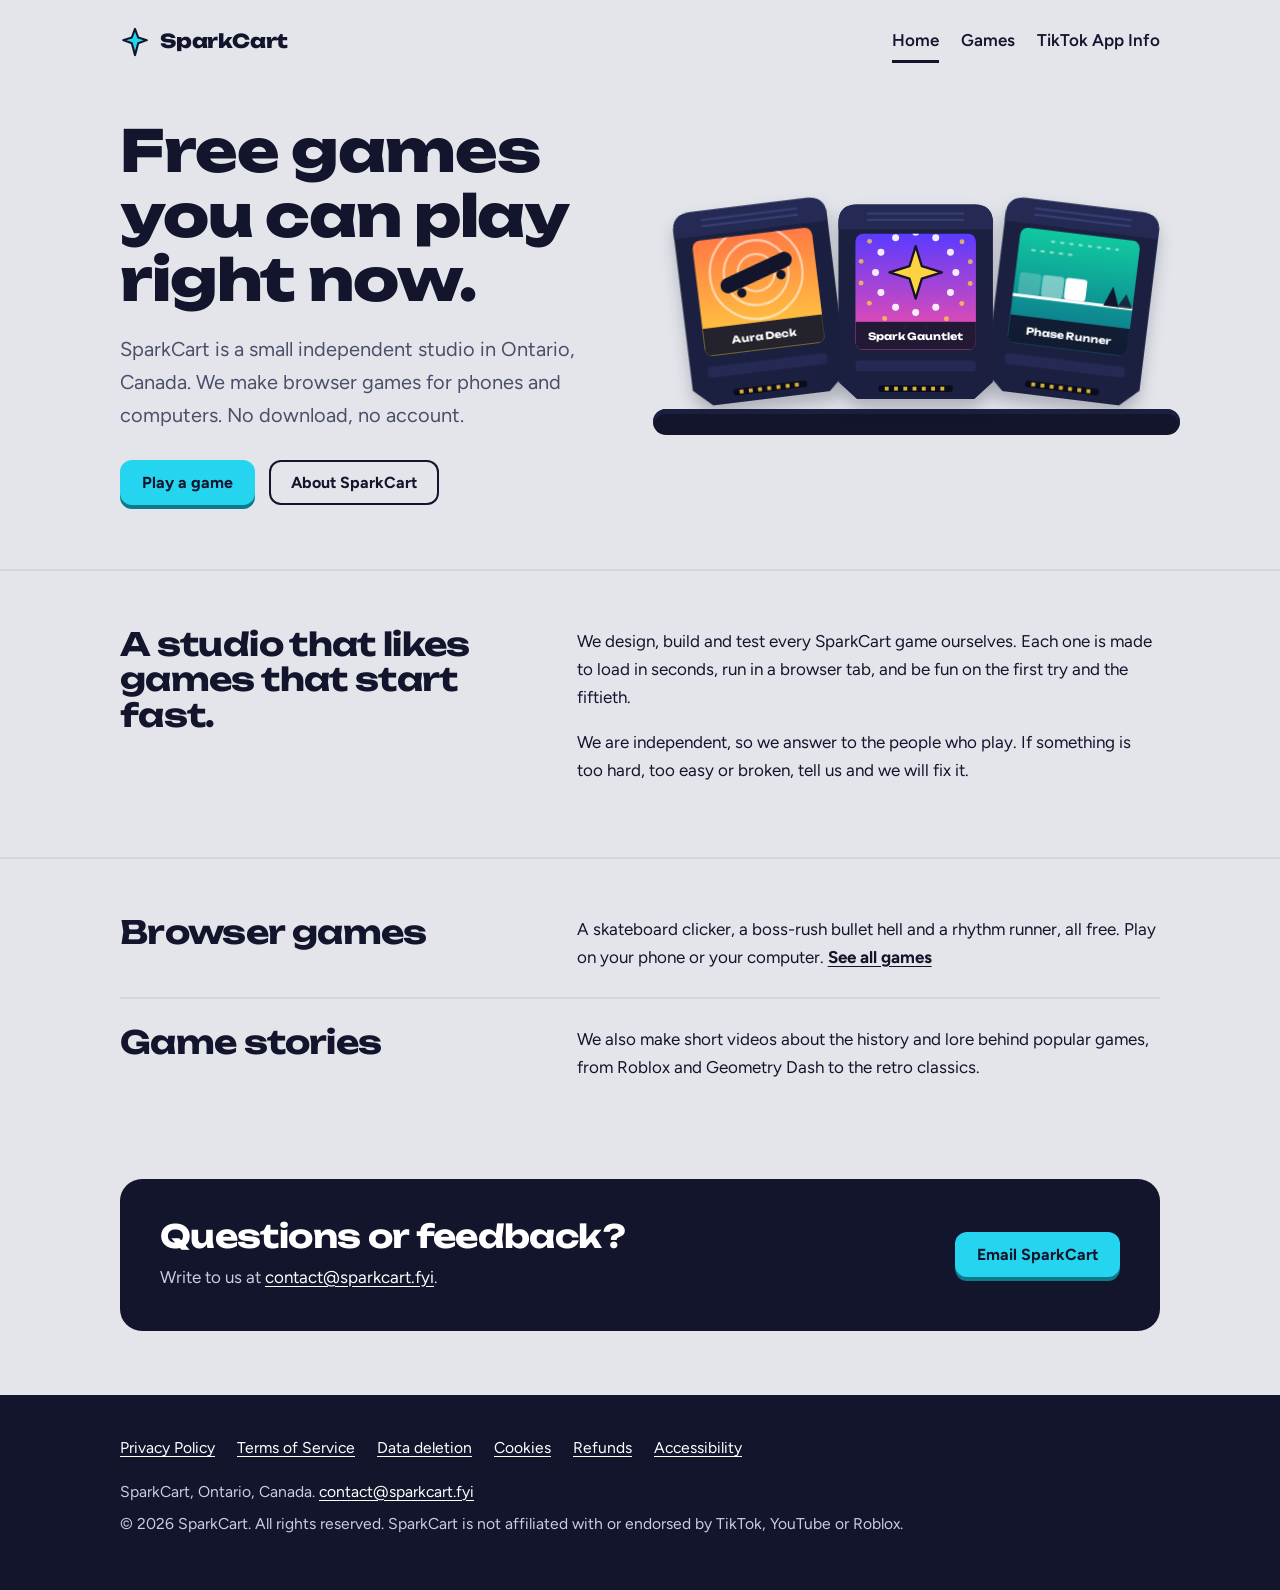
<file: index.html>
<!doctype html>
<html lang="en">
<head>
<meta charset="utf-8">
<meta name="viewport" content="width=device-width, initial-scale=1">
<title>SparkCart | Free browser games</title>
<meta name="description" content="SparkCart is a small independent studio making free browser games and short stories about popular games.">
<meta name="copyright" content="© 2026 SparkCart. All rights reserved.">
<link rel="preload" href="fonts/unbounded-latin-wght-normal.woff2" as="font" type="font/woff2" crossorigin>
<link rel="icon" href="favicon.svg" type="image/svg+xml">
<link rel="stylesheet" href="style.css?v=20261112b">
</head>
<body>
<a class="skip" href="#main">Skip to content</a>
<header class="site-header"><div class="wrap">
  <a class="brand" href="index.html" aria-label="SparkCart home"><svg viewBox="0 0 32 32" aria-hidden="true"><path d="M16 2l3.4 9.2L28.6 14l-9.2 3.4L16 30l-3.4-12.6L3.4 14l9.2-2.8z" fill="#25d5f0" stroke="#12152b" stroke-width="2.2" stroke-linejoin="round"/></svg><span>SparkCart</span></a>
  <nav class="site-nav" aria-label="Main"><a href="index.html" aria-current="page">Home</a><a href="games.html">Games</a><a href="tiktok.html">TikTok App Info</a></nav>
</div></header>
<main id="main">

<section class="hero"><div class="wrap">
  <div>
    <h1>Free games you can play right now.</h1>
    <p class="lead">SparkCart is a small independent studio in Ontario, Canada. We make browser games for phones and computers. No download, no account.</p>
    <div class="cta"><a class="btn spark" href="games.html">Play a game</a><a class="btn ghost" href="#about">About SparkCart</a></div>
  </div>
  <div class="shelf"><div class="row"><a class="cart" href="games.html#aura-deck" style="--r:-7deg;--d:0.05s" aria-label="Go to Aura Deck"><svg viewBox="0 0 240 290" role="img" aria-label="Aura Deck game cartridge">
<defs><linearGradient id="g-haura-deck" x1="0" y1="0" x2="0" y2="1"><stop offset="0" stop-color="#ff7a45"/><stop offset="1" stop-color="#ffd23f"/></linearGradient><clipPath id="c-haura-deck"><rect x="42" y="58" width="156" height="150" rx="10"/></clipPath></defs>
<path d="M20 44Q20 20 44 20H196Q220 20 220 44V250L196 272H44L20 250Z" fill="#1c2040"/>
<path d="M20 44Q20 20 44 20H196Q220 20 220 44V52H20Z" fill="#242a54"/>
<g stroke="#363d73" stroke-width="3" stroke-linecap="round"><line x1="58" y1="32" x2="182" y2="32"/><line x1="58" y1="40" x2="182" y2="40"/></g>
<rect x="42" y="58" width="156" height="150" rx="10" fill="url(#g-haura-deck)"/>
<g clip-path="url(#c-haura-deck)"><g fill="none" stroke="#fff" stroke-opacity=".55" stroke-width="3"><circle cx="120" cy="108" r="24"/><circle cx="120" cy="108" r="42"/><circle cx="120" cy="108" r="60"/></g><g transform="rotate(-18 120 108)"><rect x="70" y="98" width="100" height="20" rx="10" fill="#12152b"/><circle cx="92" cy="124" r="6" fill="#12152b"/><circle cx="148" cy="124" r="6" fill="#12152b"/></g><rect x="42" y="172" width="156" height="36" fill="#12152b" fill-opacity=".92"/></g>
<text x="120" y="195" text-anchor="middle" fill="#fff" font-family="Unbounded,Arial Black,sans-serif" font-weight="700" font-size="13">Aura Deck</text>
<rect x="42" y="222" width="156" height="14" rx="5" fill="#242a54"/><rect x="72" y="254" width="96" height="9" rx="3" fill="#0a0c1c"/>
<g fill="#d9b13b"><rect x="80" y="256" width="5" height="5"/><rect x="92" y="256" width="5" height="5"/><rect x="104" y="256" width="5" height="5"/><rect x="116" y="256" width="5" height="5"/><rect x="128" y="256" width="5" height="5"/><rect x="140" y="256" width="5" height="5"/><rect x="152" y="256" width="5" height="5"/></g>
</svg></a><a class="cart" href="games.html#spark-gauntlet" style="--r:0deg;--d:0.2s" aria-label="Go to Spark Gauntlet"><svg viewBox="0 0 240 290" role="img" aria-label="Spark Gauntlet game cartridge">
<defs><linearGradient id="g-hspark-gauntlet" x1="0" y1="0" x2="0" y2="1"><stop offset="0" stop-color="#5a3bff"/><stop offset="1" stop-color="#ff4fa3"/></linearGradient><clipPath id="c-hspark-gauntlet"><rect x="42" y="58" width="156" height="150" rx="10"/></clipPath></defs>
<path d="M20 44Q20 20 44 20H196Q220 20 220 44V250L196 272H44L20 250Z" fill="#1c2040"/>
<path d="M20 44Q20 20 44 20H196Q220 20 220 44V52H20Z" fill="#242a54"/>
<g stroke="#363d73" stroke-width="3" stroke-linecap="round"><line x1="58" y1="32" x2="182" y2="32"/><line x1="58" y1="40" x2="182" y2="40"/></g>
<rect x="42" y="58" width="156" height="150" rx="10" fill="url(#g-hspark-gauntlet)"/>
<g clip-path="url(#c-hspark-gauntlet)"><circle cx="172.0" cy="108.0" r="4.5" fill="#fff" fill-opacity=".9"/><circle cx="165.0" cy="134.0" r="4.5" fill="#fff" fill-opacity=".9"/><circle cx="146.0" cy="153.0" r="4.5" fill="#fff" fill-opacity=".9"/><circle cx="120.0" cy="160.0" r="4.5" fill="#fff" fill-opacity=".9"/><circle cx="94.0" cy="153.0" r="4.5" fill="#fff" fill-opacity=".9"/><circle cx="75.0" cy="134.0" r="4.5" fill="#fff" fill-opacity=".9"/><circle cx="68.0" cy="108.0" r="4.5" fill="#fff" fill-opacity=".9"/><circle cx="75.0" cy="82.0" r="4.5" fill="#fff" fill-opacity=".9"/><circle cx="94.0" cy="63.0" r="4.5" fill="#fff" fill-opacity=".9"/><circle cx="120.0" cy="56.0" r="4.5" fill="#fff" fill-opacity=".9"/><circle cx="146.0" cy="63.0" r="4.5" fill="#fff" fill-opacity=".9"/><circle cx="165.0" cy="82.0" r="4.5" fill="#fff" fill-opacity=".9"/><circle cx="190.6" cy="122.3" r="3.2" fill="#ffd23f" fill-opacity=".75"/><circle cx="179.7" cy="148.2" r="3.2" fill="#ffd23f" fill-opacity=".75"/><circle cx="159.8" cy="168.0" r="3.2" fill="#ffd23f" fill-opacity=".75"/><circle cx="133.8" cy="178.7" r="3.2" fill="#ffd23f" fill-opacity=".75"/><circle cx="105.7" cy="178.6" r="3.2" fill="#ffd23f" fill-opacity=".75"/><circle cx="79.8" cy="167.7" r="3.2" fill="#ffd23f" fill-opacity=".75"/><circle cx="60.0" cy="147.8" r="3.2" fill="#ffd23f" fill-opacity=".75"/><circle cx="49.3" cy="121.8" r="3.2" fill="#ffd23f" fill-opacity=".75"/><circle cx="49.4" cy="93.7" r="3.2" fill="#ffd23f" fill-opacity=".75"/><circle cx="60.3" cy="67.8" r="3.2" fill="#ffd23f" fill-opacity=".75"/><circle cx="80.2" cy="48.0" r="3.2" fill="#ffd23f" fill-opacity=".75"/><circle cx="106.2" cy="37.3" r="3.2" fill="#ffd23f" fill-opacity=".75"/><circle cx="134.3" cy="37.4" r="3.2" fill="#ffd23f" fill-opacity=".75"/><circle cx="160.2" cy="48.3" r="3.2" fill="#ffd23f" fill-opacity=".75"/><circle cx="180.0" cy="68.2" r="3.2" fill="#ffd23f" fill-opacity=".75"/><circle cx="190.7" cy="94.2" r="3.2" fill="#ffd23f" fill-opacity=".75"/><path d="M120 74l8 26 26 8-26 8-8 26-8-26-26-8 26-8z" fill="#ffd23f" stroke="#12152b" stroke-width="3" stroke-linejoin="round"/><rect x="42" y="172" width="156" height="36" fill="#12152b" fill-opacity=".92"/></g>
<text x="120" y="195" text-anchor="middle" fill="#fff" font-family="Unbounded,Arial Black,sans-serif" font-weight="700" font-size="13">Spark Gauntlet</text>
<rect x="42" y="222" width="156" height="14" rx="5" fill="#242a54"/><rect x="72" y="254" width="96" height="9" rx="3" fill="#0a0c1c"/>
<g fill="#d9b13b"><rect x="80" y="256" width="5" height="5"/><rect x="92" y="256" width="5" height="5"/><rect x="104" y="256" width="5" height="5"/><rect x="116" y="256" width="5" height="5"/><rect x="128" y="256" width="5" height="5"/><rect x="140" y="256" width="5" height="5"/><rect x="152" y="256" width="5" height="5"/></g>
</svg></a><a class="cart" href="games.html#phase-runner" style="--r:7deg;--d:0.35s" aria-label="Go to Phase Runner"><svg viewBox="0 0 240 290" role="img" aria-label="Phase Runner game cartridge">
<defs><linearGradient id="g-hphase-runner" x1="0" y1="0" x2="0" y2="1"><stop offset="0" stop-color="#10c9a0"/><stop offset="1" stop-color="#0d6e8a"/></linearGradient><clipPath id="c-hphase-runner"><rect x="42" y="58" width="156" height="150" rx="10"/></clipPath></defs>
<path d="M20 44Q20 20 44 20H196Q220 20 220 44V250L196 272H44L20 250Z" fill="#1c2040"/>
<path d="M20 44Q20 20 44 20H196Q220 20 220 44V52H20Z" fill="#242a54"/>
<g stroke="#363d73" stroke-width="3" stroke-linecap="round"><line x1="58" y1="32" x2="182" y2="32"/><line x1="58" y1="40" x2="182" y2="40"/></g>
<rect x="42" y="58" width="156" height="150" rx="10" fill="url(#g-hphase-runner)"/>
<g clip-path="url(#c-hphase-runner)"><line x1="42" y1="146" x2="198" y2="146" stroke="#fff" stroke-width="4" stroke-linecap="round"/><g fill="#fff"><rect x="108" y="116" width="28" height="28" rx="4"/></g><g fill="#fff"><rect x="78" y="116" width="28" height="28" rx="4" fill-opacity=".45"/><rect x="48" y="116" width="28" height="28" rx="4" fill-opacity=".22"/></g><g fill="#12152b"><path d="M160 146l10-26 10 26z"/><path d="M178 146l10-18 10 18z" fill-opacity=".8"/></g><path d="M60 86h60M84 72h86" stroke="#fff" stroke-opacity=".5" stroke-width="3" stroke-dasharray="3 9" stroke-linecap="round"/><rect x="42" y="172" width="156" height="36" fill="#12152b" fill-opacity=".92"/></g>
<text x="120" y="195" text-anchor="middle" fill="#fff" font-family="Unbounded,Arial Black,sans-serif" font-weight="700" font-size="13">Phase Runner</text>
<rect x="42" y="222" width="156" height="14" rx="5" fill="#242a54"/><rect x="72" y="254" width="96" height="9" rx="3" fill="#0a0c1c"/>
<g fill="#d9b13b"><rect x="80" y="256" width="5" height="5"/><rect x="92" y="256" width="5" height="5"/><rect x="104" y="256" width="5" height="5"/><rect x="116" y="256" width="5" height="5"/><rect x="128" y="256" width="5" height="5"/><rect x="140" y="256" width="5" height="5"/><rect x="152" y="256" width="5" height="5"/></g>
</svg></a></div></div>
</div></section>

<section class="band" id="about"><div class="wrap split">
  <h2>A studio that likes games that start fast.</h2>
  <div>
    <p>We design, build and test every SparkCart game ourselves. Each one is made to load in seconds, run in a browser tab, and be fun on the first try and the fiftieth.</p>
    <p>We are independent, so we answer to the people who play. If something is too hard, too easy or broken, tell us and we will fix it.</p>
  </div>
</div></section>

<section class="band"><div class="wrap rows">
  <div class="item"><h2>Browser games</h2><p>A skateboard clicker, a boss-rush bullet hell and a rhythm runner, all free. Play on your phone or your computer. <a href="games.html">See all games</a></p></div>
  <div class="item"><h2>Game stories</h2><p>We also make short videos about the history and lore behind popular games, from Roblox and Geometry Dash to the retro classics.</p></div>
</div></section>

<div class="wrap"><section class="contact">
  <div><h2>Questions or feedback?</h2><p>Write to us at <a href="mailto:contact@sparkcart.fyi">contact@sparkcart.fyi</a>.</p></div>
  <a class="btn spark" href="mailto:contact@sparkcart.fyi">Email SparkCart</a>
</section></div>

</main>
<footer class="site-footer"><div class="wrap">
  <ul class="links"><li><a href="privacy.html">Privacy Policy</a></li><li><a href="terms.html">Terms of Service</a></li><li><a href="tiktok.html#data-deletion">Data deletion</a></li><li><a href="tiktok.html#cookies">Cookies</a></li><li><a href="tiktok.html#refunds">Refunds</a></li><li><a href="tiktok.html#accessibility">Accessibility</a></li></ul>
  <p>SparkCart, Ontario, Canada. <a href="mailto:contact@sparkcart.fyi">contact@sparkcart.fyi</a></p>
  <p>&copy; 2026 SparkCart. All rights reserved. SparkCart is not affiliated with or endorsed by TikTok, YouTube or Roblox.</p>
</div></footer>
</body>
</html>
</file>
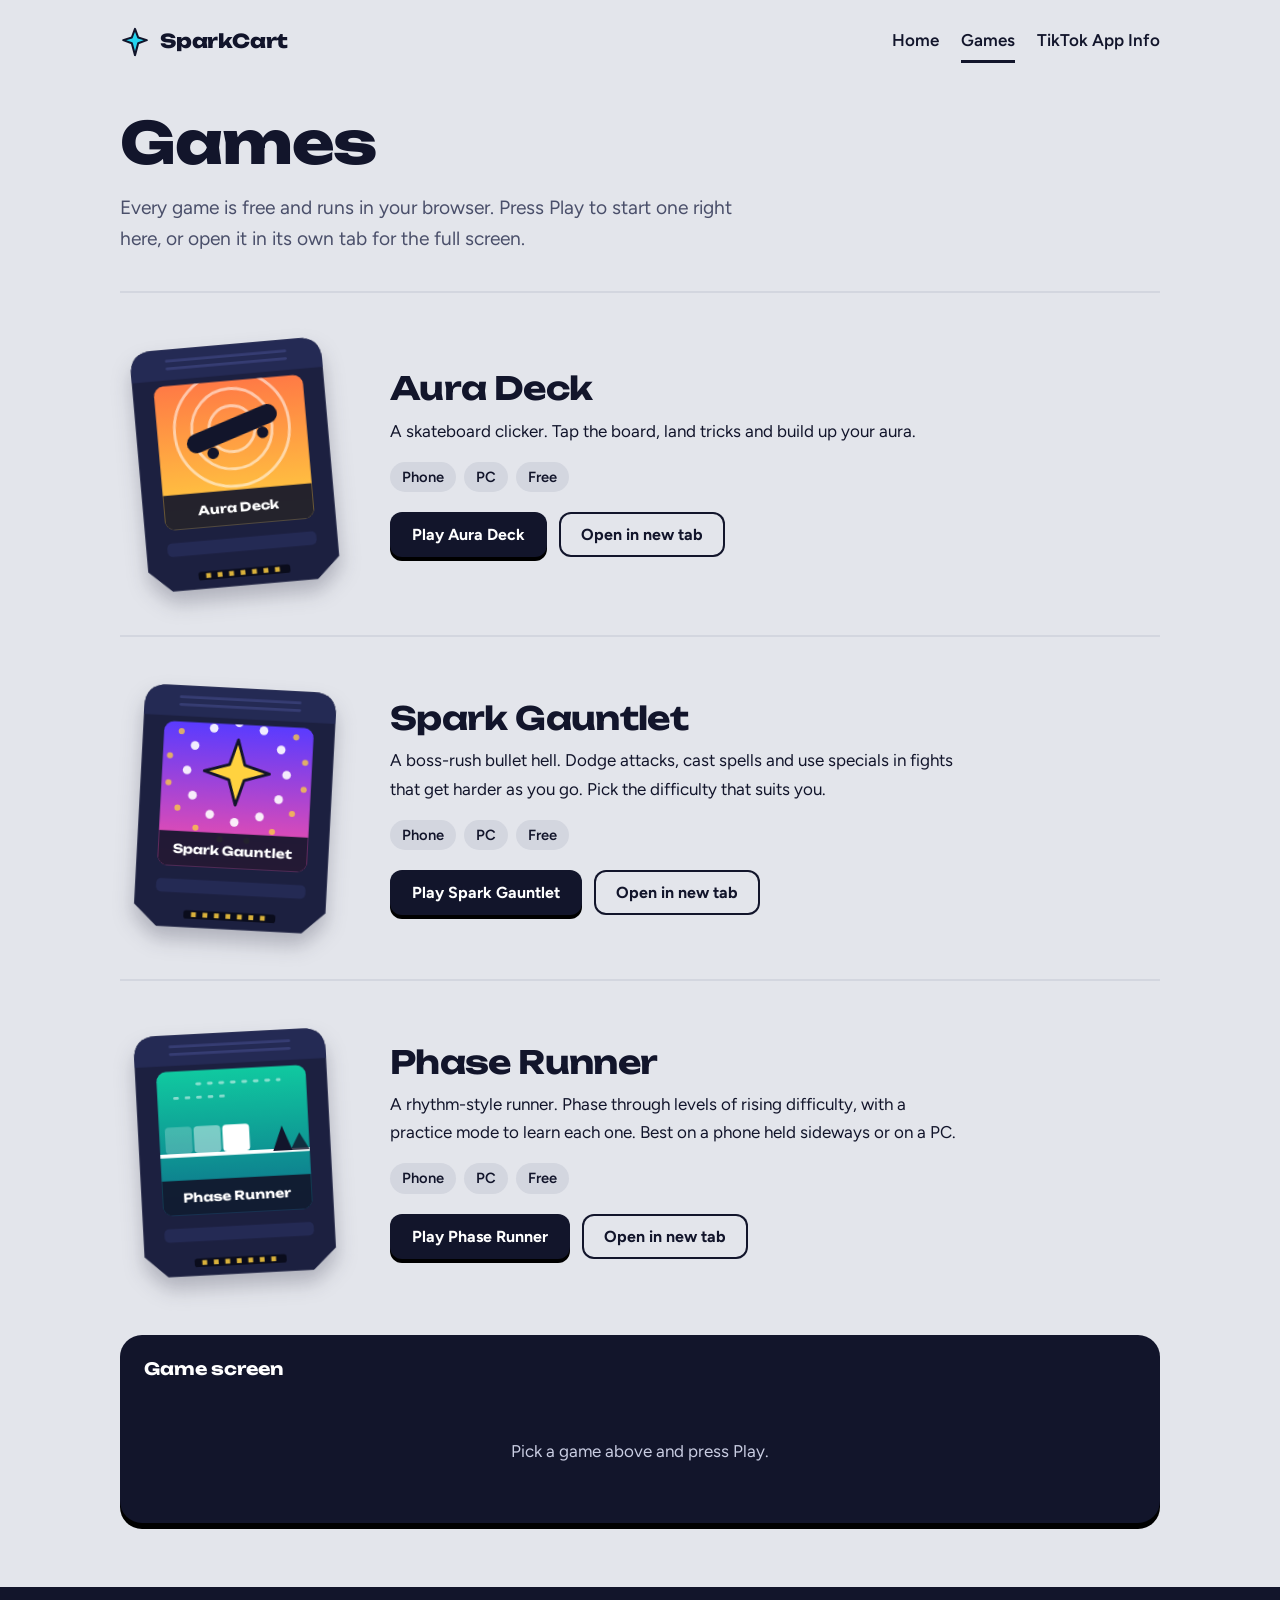
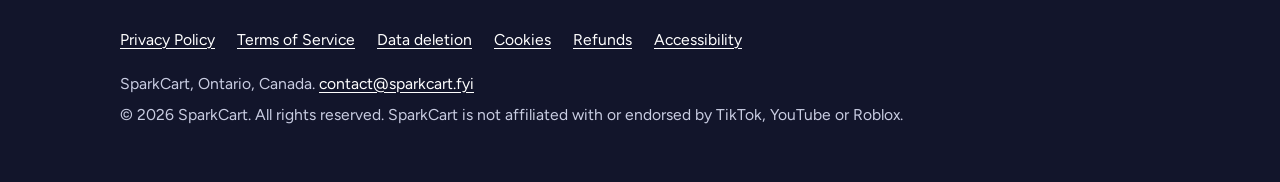
<file: games.html>
<!doctype html>
<html lang="en">
<head>
<meta charset="utf-8">
<meta name="viewport" content="width=device-width, initial-scale=1">
<title>Games | SparkCart</title>
<meta name="description" content="Play Aura Deck, Spark Gauntlet and Phase Runner free in your browser.">
<meta name="copyright" content="© 2026 SparkCart. All rights reserved.">
<link rel="preload" href="fonts/unbounded-latin-wght-normal.woff2" as="font" type="font/woff2" crossorigin>
<link rel="icon" href="favicon.svg" type="image/svg+xml">
<link rel="stylesheet" href="style.css?v=20261112b">
</head>
<body>
<a class="skip" href="#main">Skip to content</a>
<header class="site-header"><div class="wrap">
  <a class="brand" href="index.html" aria-label="SparkCart home"><svg viewBox="0 0 32 32" aria-hidden="true"><path d="M16 2l3.4 9.2L28.6 14l-9.2 3.4L16 30l-3.4-12.6L3.4 14l9.2-2.8z" fill="#25d5f0" stroke="#12152b" stroke-width="2.2" stroke-linejoin="round"/></svg><span>SparkCart</span></a>
  <nav class="site-nav" aria-label="Main"><a href="index.html">Home</a><a href="games.html" aria-current="page">Games</a><a href="tiktok.html">TikTok App Info</a></nav>
</div></header>
<main id="main">

<div class="wrap">
<div class="page-head"><h1>Games</h1><p>Every game is free and runs in your browser. Press Play to start one right here, or open it in its own tab for the full screen.</p></div>
<article class="game" id="aura-deck">
  <div class="cartwrap" style="--r:-5deg"><svg viewBox="0 0 240 290" role="img" aria-label="Aura Deck game cartridge">
<defs><linearGradient id="g-gaura-deck" x1="0" y1="0" x2="0" y2="1"><stop offset="0" stop-color="#ff7a45"/><stop offset="1" stop-color="#ffd23f"/></linearGradient><clipPath id="c-gaura-deck"><rect x="42" y="58" width="156" height="150" rx="10"/></clipPath></defs>
<path d="M20 44Q20 20 44 20H196Q220 20 220 44V250L196 272H44L20 250Z" fill="#1c2040"/>
<path d="M20 44Q20 20 44 20H196Q220 20 220 44V52H20Z" fill="#242a54"/>
<g stroke="#363d73" stroke-width="3" stroke-linecap="round"><line x1="58" y1="32" x2="182" y2="32"/><line x1="58" y1="40" x2="182" y2="40"/></g>
<rect x="42" y="58" width="156" height="150" rx="10" fill="url(#g-gaura-deck)"/>
<g clip-path="url(#c-gaura-deck)"><g fill="none" stroke="#fff" stroke-opacity=".55" stroke-width="3"><circle cx="120" cy="108" r="24"/><circle cx="120" cy="108" r="42"/><circle cx="120" cy="108" r="60"/></g><g transform="rotate(-18 120 108)"><rect x="70" y="98" width="100" height="20" rx="10" fill="#12152b"/><circle cx="92" cy="124" r="6" fill="#12152b"/><circle cx="148" cy="124" r="6" fill="#12152b"/></g><rect x="42" y="172" width="156" height="36" fill="#12152b" fill-opacity=".92"/></g>
<text x="120" y="195" text-anchor="middle" fill="#fff" font-family="Unbounded,Arial Black,sans-serif" font-weight="700" font-size="13">Aura Deck</text>
<rect x="42" y="222" width="156" height="14" rx="5" fill="#242a54"/><rect x="72" y="254" width="96" height="9" rx="3" fill="#0a0c1c"/>
<g fill="#d9b13b"><rect x="80" y="256" width="5" height="5"/><rect x="92" y="256" width="5" height="5"/><rect x="104" y="256" width="5" height="5"/><rect x="116" y="256" width="5" height="5"/><rect x="128" y="256" width="5" height="5"/><rect x="140" y="256" width="5" height="5"/><rect x="152" y="256" width="5" height="5"/></g>
</svg></div>
  <div>
    <h2>Aura Deck</h2>
    <p>A skateboard clicker. Tap the board, land tricks and build up your aura.</p>
    <ul aria-label="Works on"><li>Phone</li><li>PC</li><li>Free</li></ul>
    <div class="actions"><button class="btn" type="button" data-url="https://radicus-boyer.github.io/aura-deck/" data-name="Aura Deck">Play Aura Deck</button><a class="btn ghost" href="https://radicus-boyer.github.io/aura-deck/" target="_blank" rel="noopener">Open in new tab<span class="sr"> (opens Aura Deck in a new tab)</span></a></div>
  </div>
</article>
<article class="game" id="spark-gauntlet">
  <div class="cartwrap" style="--r:3deg"><svg viewBox="0 0 240 290" role="img" aria-label="Spark Gauntlet game cartridge">
<defs><linearGradient id="g-gspark-gauntlet" x1="0" y1="0" x2="0" y2="1"><stop offset="0" stop-color="#5a3bff"/><stop offset="1" stop-color="#ff4fa3"/></linearGradient><clipPath id="c-gspark-gauntlet"><rect x="42" y="58" width="156" height="150" rx="10"/></clipPath></defs>
<path d="M20 44Q20 20 44 20H196Q220 20 220 44V250L196 272H44L20 250Z" fill="#1c2040"/>
<path d="M20 44Q20 20 44 20H196Q220 20 220 44V52H20Z" fill="#242a54"/>
<g stroke="#363d73" stroke-width="3" stroke-linecap="round"><line x1="58" y1="32" x2="182" y2="32"/><line x1="58" y1="40" x2="182" y2="40"/></g>
<rect x="42" y="58" width="156" height="150" rx="10" fill="url(#g-gspark-gauntlet)"/>
<g clip-path="url(#c-gspark-gauntlet)"><circle cx="172.0" cy="108.0" r="4.5" fill="#fff" fill-opacity=".9"/><circle cx="165.0" cy="134.0" r="4.5" fill="#fff" fill-opacity=".9"/><circle cx="146.0" cy="153.0" r="4.5" fill="#fff" fill-opacity=".9"/><circle cx="120.0" cy="160.0" r="4.5" fill="#fff" fill-opacity=".9"/><circle cx="94.0" cy="153.0" r="4.5" fill="#fff" fill-opacity=".9"/><circle cx="75.0" cy="134.0" r="4.5" fill="#fff" fill-opacity=".9"/><circle cx="68.0" cy="108.0" r="4.5" fill="#fff" fill-opacity=".9"/><circle cx="75.0" cy="82.0" r="4.5" fill="#fff" fill-opacity=".9"/><circle cx="94.0" cy="63.0" r="4.5" fill="#fff" fill-opacity=".9"/><circle cx="120.0" cy="56.0" r="4.5" fill="#fff" fill-opacity=".9"/><circle cx="146.0" cy="63.0" r="4.5" fill="#fff" fill-opacity=".9"/><circle cx="165.0" cy="82.0" r="4.5" fill="#fff" fill-opacity=".9"/><circle cx="190.6" cy="122.3" r="3.2" fill="#ffd23f" fill-opacity=".75"/><circle cx="179.7" cy="148.2" r="3.2" fill="#ffd23f" fill-opacity=".75"/><circle cx="159.8" cy="168.0" r="3.2" fill="#ffd23f" fill-opacity=".75"/><circle cx="133.8" cy="178.7" r="3.2" fill="#ffd23f" fill-opacity=".75"/><circle cx="105.7" cy="178.6" r="3.2" fill="#ffd23f" fill-opacity=".75"/><circle cx="79.8" cy="167.7" r="3.2" fill="#ffd23f" fill-opacity=".75"/><circle cx="60.0" cy="147.8" r="3.2" fill="#ffd23f" fill-opacity=".75"/><circle cx="49.3" cy="121.8" r="3.2" fill="#ffd23f" fill-opacity=".75"/><circle cx="49.4" cy="93.7" r="3.2" fill="#ffd23f" fill-opacity=".75"/><circle cx="60.3" cy="67.8" r="3.2" fill="#ffd23f" fill-opacity=".75"/><circle cx="80.2" cy="48.0" r="3.2" fill="#ffd23f" fill-opacity=".75"/><circle cx="106.2" cy="37.3" r="3.2" fill="#ffd23f" fill-opacity=".75"/><circle cx="134.3" cy="37.4" r="3.2" fill="#ffd23f" fill-opacity=".75"/><circle cx="160.2" cy="48.3" r="3.2" fill="#ffd23f" fill-opacity=".75"/><circle cx="180.0" cy="68.2" r="3.2" fill="#ffd23f" fill-opacity=".75"/><circle cx="190.7" cy="94.2" r="3.2" fill="#ffd23f" fill-opacity=".75"/><path d="M120 74l8 26 26 8-26 8-8 26-8-26-26-8 26-8z" fill="#ffd23f" stroke="#12152b" stroke-width="3" stroke-linejoin="round"/><rect x="42" y="172" width="156" height="36" fill="#12152b" fill-opacity=".92"/></g>
<text x="120" y="195" text-anchor="middle" fill="#fff" font-family="Unbounded,Arial Black,sans-serif" font-weight="700" font-size="13">Spark Gauntlet</text>
<rect x="42" y="222" width="156" height="14" rx="5" fill="#242a54"/><rect x="72" y="254" width="96" height="9" rx="3" fill="#0a0c1c"/>
<g fill="#d9b13b"><rect x="80" y="256" width="5" height="5"/><rect x="92" y="256" width="5" height="5"/><rect x="104" y="256" width="5" height="5"/><rect x="116" y="256" width="5" height="5"/><rect x="128" y="256" width="5" height="5"/><rect x="140" y="256" width="5" height="5"/><rect x="152" y="256" width="5" height="5"/></g>
</svg></div>
  <div>
    <h2>Spark Gauntlet</h2>
    <p>A boss-rush bullet hell. Dodge attacks, cast spells and use specials in fights that get harder as you go. Pick the difficulty that suits you.</p>
    <ul aria-label="Works on"><li>Phone</li><li>PC</li><li>Free</li></ul>
    <div class="actions"><button class="btn" type="button" data-url="https://radicus-boyer.github.io/spark-gauntlet/" data-name="Spark Gauntlet">Play Spark Gauntlet</button><a class="btn ghost" href="https://radicus-boyer.github.io/spark-gauntlet/" target="_blank" rel="noopener">Open in new tab<span class="sr"> (opens Spark Gauntlet in a new tab)</span></a></div>
  </div>
</article>
<article class="game" id="phase-runner">
  <div class="cartwrap" style="--r:-3deg"><svg viewBox="0 0 240 290" role="img" aria-label="Phase Runner game cartridge">
<defs><linearGradient id="g-gphase-runner" x1="0" y1="0" x2="0" y2="1"><stop offset="0" stop-color="#10c9a0"/><stop offset="1" stop-color="#0d6e8a"/></linearGradient><clipPath id="c-gphase-runner"><rect x="42" y="58" width="156" height="150" rx="10"/></clipPath></defs>
<path d="M20 44Q20 20 44 20H196Q220 20 220 44V250L196 272H44L20 250Z" fill="#1c2040"/>
<path d="M20 44Q20 20 44 20H196Q220 20 220 44V52H20Z" fill="#242a54"/>
<g stroke="#363d73" stroke-width="3" stroke-linecap="round"><line x1="58" y1="32" x2="182" y2="32"/><line x1="58" y1="40" x2="182" y2="40"/></g>
<rect x="42" y="58" width="156" height="150" rx="10" fill="url(#g-gphase-runner)"/>
<g clip-path="url(#c-gphase-runner)"><line x1="42" y1="146" x2="198" y2="146" stroke="#fff" stroke-width="4" stroke-linecap="round"/><g fill="#fff"><rect x="108" y="116" width="28" height="28" rx="4"/></g><g fill="#fff"><rect x="78" y="116" width="28" height="28" rx="4" fill-opacity=".45"/><rect x="48" y="116" width="28" height="28" rx="4" fill-opacity=".22"/></g><g fill="#12152b"><path d="M160 146l10-26 10 26z"/><path d="M178 146l10-18 10 18z" fill-opacity=".8"/></g><path d="M60 86h60M84 72h86" stroke="#fff" stroke-opacity=".5" stroke-width="3" stroke-dasharray="3 9" stroke-linecap="round"/><rect x="42" y="172" width="156" height="36" fill="#12152b" fill-opacity=".92"/></g>
<text x="120" y="195" text-anchor="middle" fill="#fff" font-family="Unbounded,Arial Black,sans-serif" font-weight="700" font-size="13">Phase Runner</text>
<rect x="42" y="222" width="156" height="14" rx="5" fill="#242a54"/><rect x="72" y="254" width="96" height="9" rx="3" fill="#0a0c1c"/>
<g fill="#d9b13b"><rect x="80" y="256" width="5" height="5"/><rect x="92" y="256" width="5" height="5"/><rect x="104" y="256" width="5" height="5"/><rect x="116" y="256" width="5" height="5"/><rect x="128" y="256" width="5" height="5"/><rect x="140" y="256" width="5" height="5"/><rect x="152" y="256" width="5" height="5"/></g>
</svg></div>
  <div>
    <h2>Phase Runner</h2>
    <p>A rhythm-style runner. Phase through levels of rising difficulty, with a practice mode to learn each one. Best on a phone held sideways or on a PC.</p>
    <ul aria-label="Works on"><li>Phone</li><li>PC</li><li>Free</li></ul>
    <div class="actions"><button class="btn" type="button" data-url="https://radicus-boyer.github.io/phase-runner/" data-name="Phase Runner">Play Phase Runner</button><a class="btn ghost" href="https://radicus-boyer.github.io/phase-runner/" target="_blank" rel="noopener">Open in new tab<span class="sr"> (opens Phase Runner in a new tab)</span></a></div>
  </div>
</article>

<section class="screen" id="screen" aria-live="polite" aria-label="Game screen">
  <div class="bar"><strong id="now">Game screen</strong><button type="button" id="close" hidden>Close game</button></div>
  <div id="frame-wrap"><p class="empty">Pick a game above and press Play.</p></div>
</section>
</div>
<script>
(function(){
  var wrap=document.getElementById('frame-wrap'),now=document.getElementById('now'),close=document.getElementById('close');
  document.querySelectorAll('button[data-url]').forEach(function(b){
    b.addEventListener('click',function(){
      wrap.innerHTML='';
      var f=document.createElement('iframe');
      f.className='game';f.src=b.dataset.url;f.title='Play '+b.dataset.name;
      f.setAttribute('allow','fullscreen; autoplay; gamepad');f.setAttribute('allowfullscreen','');
      f.setAttribute('sandbox','allow-scripts allow-same-origin allow-popups allow-pointer-lock allow-forms');
      wrap.appendChild(f);now.textContent='Now playing: '+b.dataset.name;close.hidden=false;
      document.getElementById('screen').scrollIntoView({behavior:'smooth',block:'start'});
    });
  });
  close.addEventListener('click',function(){wrap.innerHTML='<p class="empty">Pick a game above and press Play.</p>';now.textContent='Game screen';close.hidden=true;});
})();
</script>

</main>
<footer class="site-footer"><div class="wrap">
  <ul class="links"><li><a href="privacy.html">Privacy Policy</a></li><li><a href="terms.html">Terms of Service</a></li><li><a href="tiktok.html#data-deletion">Data deletion</a></li><li><a href="tiktok.html#cookies">Cookies</a></li><li><a href="tiktok.html#refunds">Refunds</a></li><li><a href="tiktok.html#accessibility">Accessibility</a></li></ul>
  <p>SparkCart, Ontario, Canada. <a href="mailto:contact@sparkcart.fyi">contact@sparkcart.fyi</a></p>
  <p>&copy; 2026 SparkCart. All rights reserved. SparkCart is not affiliated with or endorsed by TikTok, YouTube or Roblox.</p>
</div></footer>
</body>
</html>
</file>
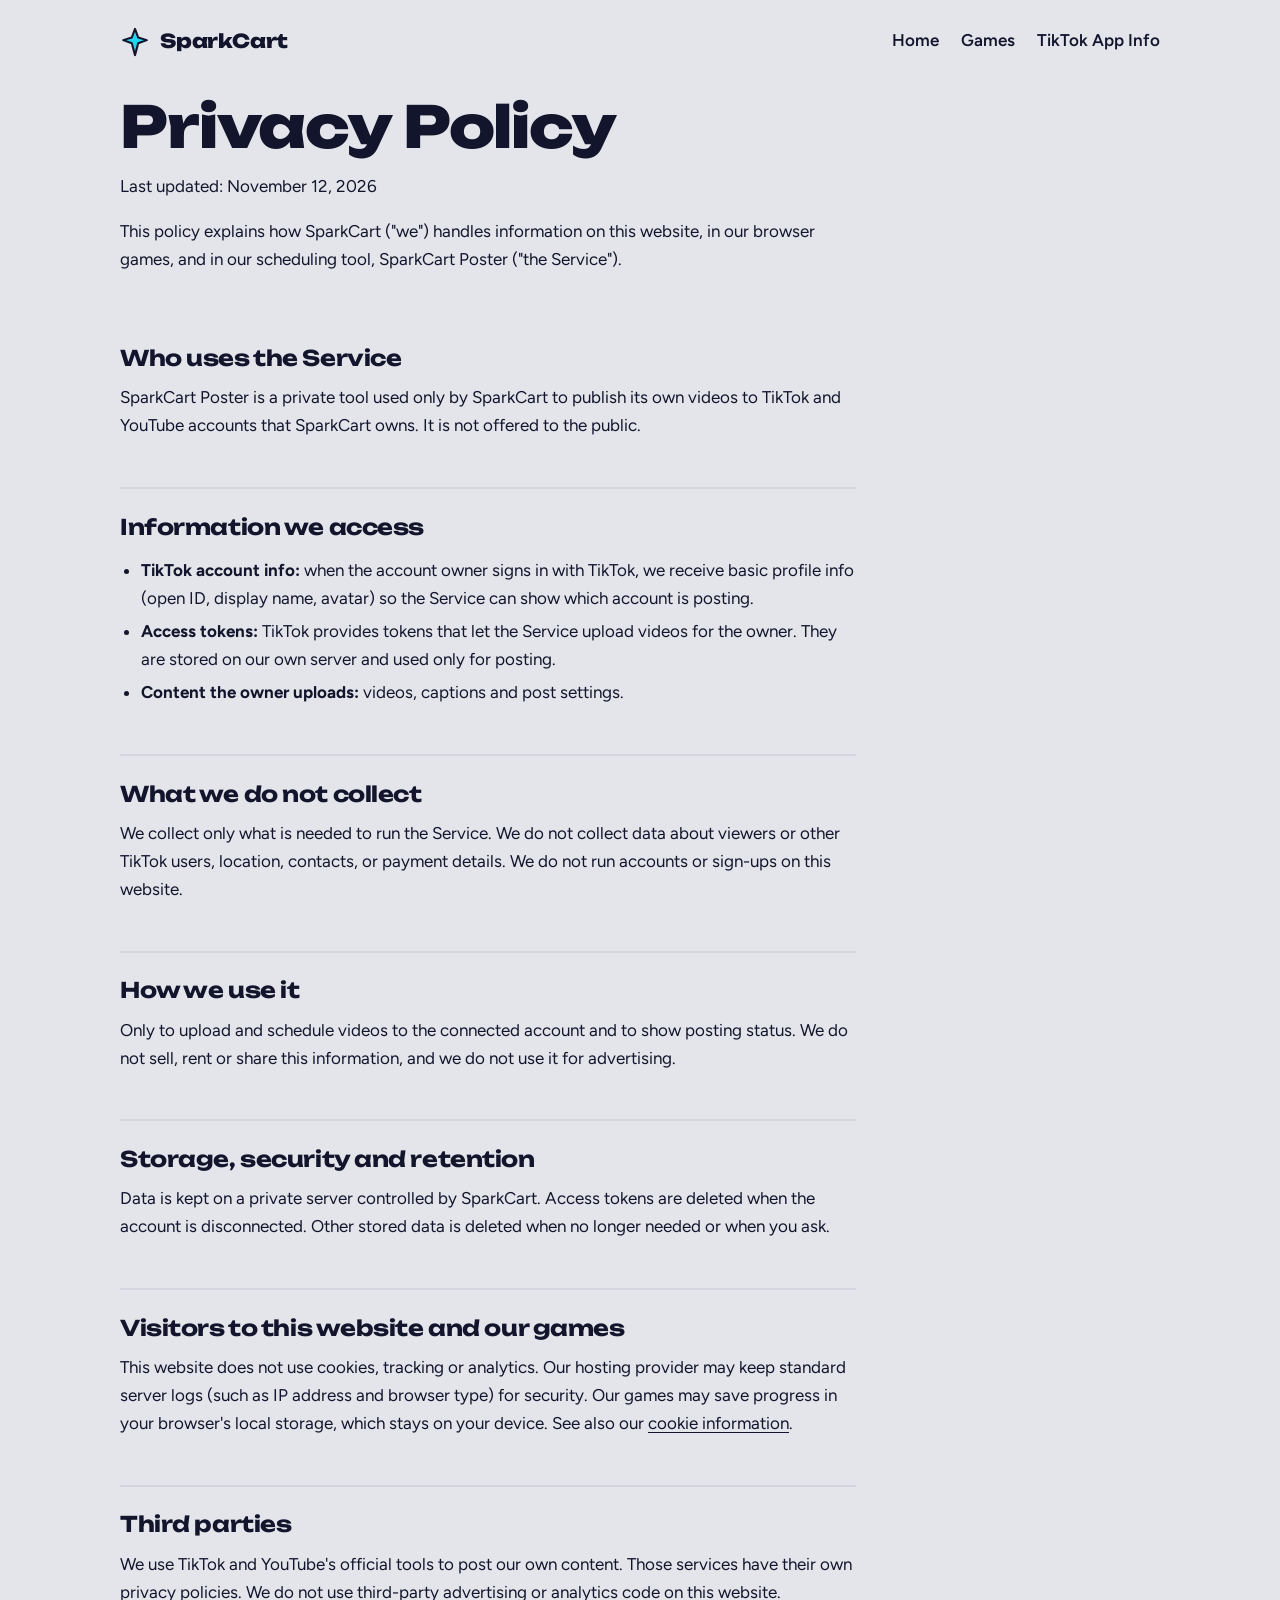
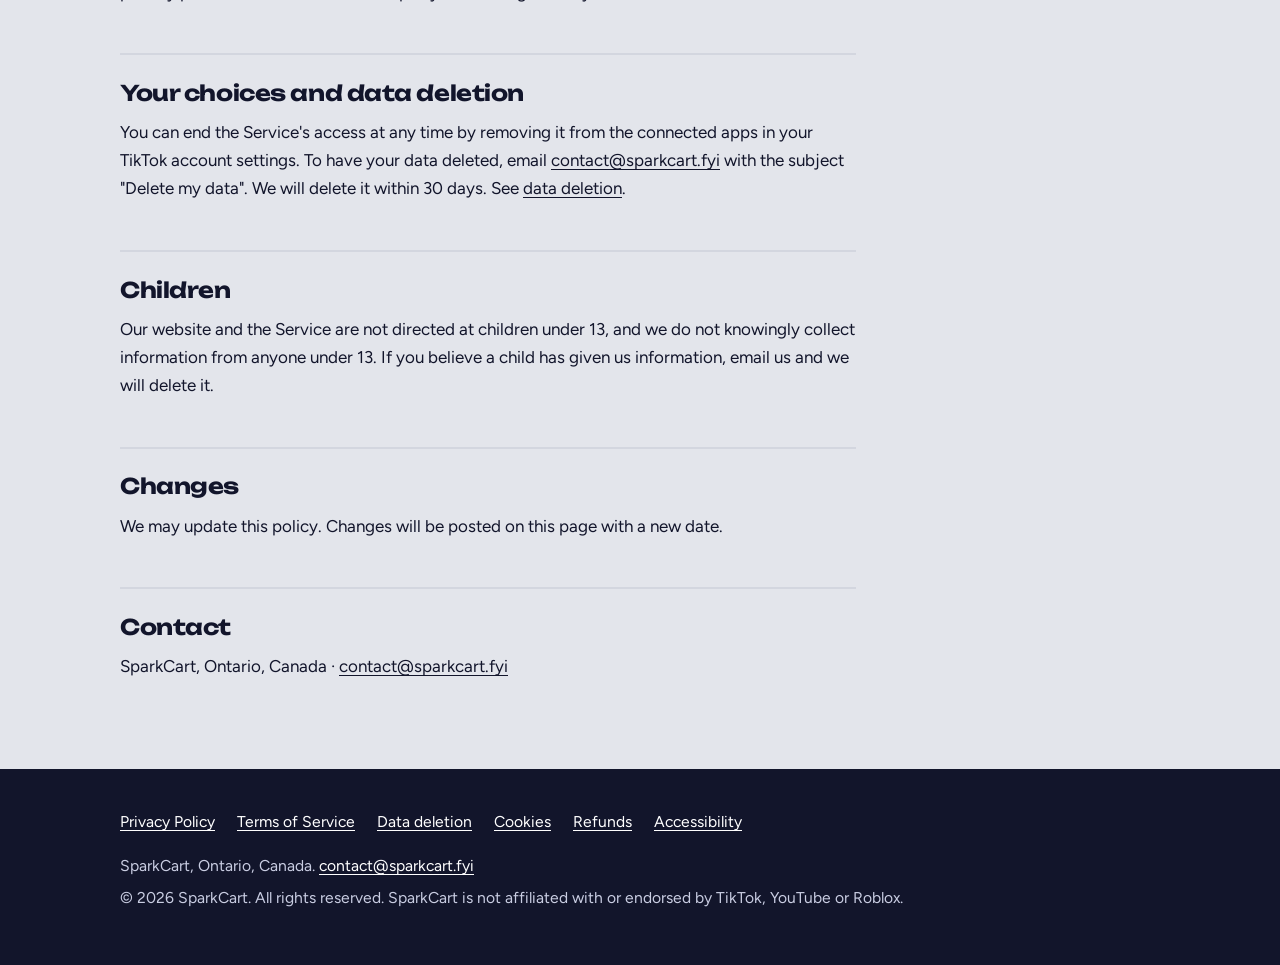
<file: privacy.html>
<!doctype html>
<html lang="en">
<head>
<meta charset="utf-8">
<meta name="viewport" content="width=device-width, initial-scale=1">
<title>Privacy Policy | SparkCart</title>
<meta name="description" content="SparkCart privacy policy.">
<meta name="copyright" content="© 2026 SparkCart. All rights reserved.">
<link rel="preload" href="fonts/unbounded-latin-wght-normal.woff2" as="font" type="font/woff2" crossorigin>
<link rel="icon" href="favicon.svg" type="image/svg+xml">
<link rel="stylesheet" href="style.css?v=20261112b">
</head>
<body>
<a class="skip" href="#main">Skip to content</a>
<header class="site-header"><div class="wrap">
  <a class="brand" href="index.html" aria-label="SparkCart home"><svg viewBox="0 0 32 32" aria-hidden="true"><path d="M16 2l3.4 9.2L28.6 14l-9.2 3.4L16 30l-3.4-12.6L3.4 14l9.2-2.8z" fill="#25d5f0" stroke="#12152b" stroke-width="2.2" stroke-linejoin="round"/></svg><span>SparkCart</span></a>
  <nav class="site-nav" aria-label="Main"><a href="index.html">Home</a><a href="games.html">Games</a><a href="tiktok.html">TikTok App Info</a></nav>
</div></header>
<main id="main">
<div class="wrap"><div class="doc single"><article>
<h1>Privacy Policy</h1>
<p>Last updated: November 12, 2026</p>
<p>This policy explains how SparkCart ("we") handles information on this website, in our browser games, and in our scheduling tool, SparkCart Poster ("the Service").</p>

<h2>Who uses the Service</h2>
<p>SparkCart Poster is a private tool used only by SparkCart to publish its own videos to TikTok and YouTube accounts that SparkCart owns. It is not offered to the public.</p>

<h2>Information we access</h2>
<ul>
<li><strong>TikTok account info:</strong> when the account owner signs in with TikTok, we receive basic profile info (open ID, display name, avatar) so the Service can show which account is posting.</li>
<li><strong>Access tokens:</strong> TikTok provides tokens that let the Service upload videos for the owner. They are stored on our own server and used only for posting.</li>
<li><strong>Content the owner uploads:</strong> videos, captions and post settings.</li>
</ul>

<h2>What we do not collect</h2>
<p>We collect only what is needed to run the Service. We do not collect data about viewers or other TikTok users, location, contacts, or payment details. We do not run accounts or sign-ups on this website.</p>

<h2>How we use it</h2>
<p>Only to upload and schedule videos to the connected account and to show posting status. We do not sell, rent or share this information, and we do not use it for advertising.</p>

<h2>Storage, security and retention</h2>
<p>Data is kept on a private server controlled by SparkCart. Access tokens are deleted when the account is disconnected. Other stored data is deleted when no longer needed or when you ask.</p>

<h2>Visitors to this website and our games</h2>
<p>This website does not use cookies, tracking or analytics. Our hosting provider may keep standard server logs (such as IP address and browser type) for security. Our games may save progress in your browser's local storage, which stays on your device. See also our <a href="tiktok.html#cookies">cookie information</a>.</p>

<h2>Third parties</h2>
<p>We use TikTok and YouTube's official tools to post our own content. Those services have their own privacy policies. We do not use third-party advertising or analytics code on this website.</p>

<h2>Your choices and data deletion</h2>
<p>You can end the Service's access at any time by removing it from the connected apps in your TikTok account settings. To have your data deleted, email <a href="mailto:contact@sparkcart.fyi">contact@sparkcart.fyi</a> with the subject "Delete my data". We will delete it within 30 days. See <a href="tiktok.html#data-deletion">data deletion</a>.</p>

<h2>Children</h2>
<p>Our website and the Service are not directed at children under 13, and we do not knowingly collect information from anyone under 13. If you believe a child has given us information, email us and we will delete it.</p>

<h2>Changes</h2>
<p>We may update this policy. Changes will be posted on this page with a new date.</p>

<h2>Contact</h2>
<p>SparkCart, Ontario, Canada · <a href="mailto:contact@sparkcart.fyi">contact@sparkcart.fyi</a></p>
</article></div></div>
</main>
<footer class="site-footer"><div class="wrap">
  <ul class="links"><li><a href="privacy.html">Privacy Policy</a></li><li><a href="terms.html">Terms of Service</a></li><li><a href="tiktok.html#data-deletion">Data deletion</a></li><li><a href="tiktok.html#cookies">Cookies</a></li><li><a href="tiktok.html#refunds">Refunds</a></li><li><a href="tiktok.html#accessibility">Accessibility</a></li></ul>
  <p>SparkCart, Ontario, Canada. <a href="mailto:contact@sparkcart.fyi">contact@sparkcart.fyi</a></p>
  <p>&copy; 2026 SparkCart. All rights reserved. SparkCart is not affiliated with or endorsed by TikTok, YouTube or Roblox.</p>
</div></footer>
</body>
</html>
</file>
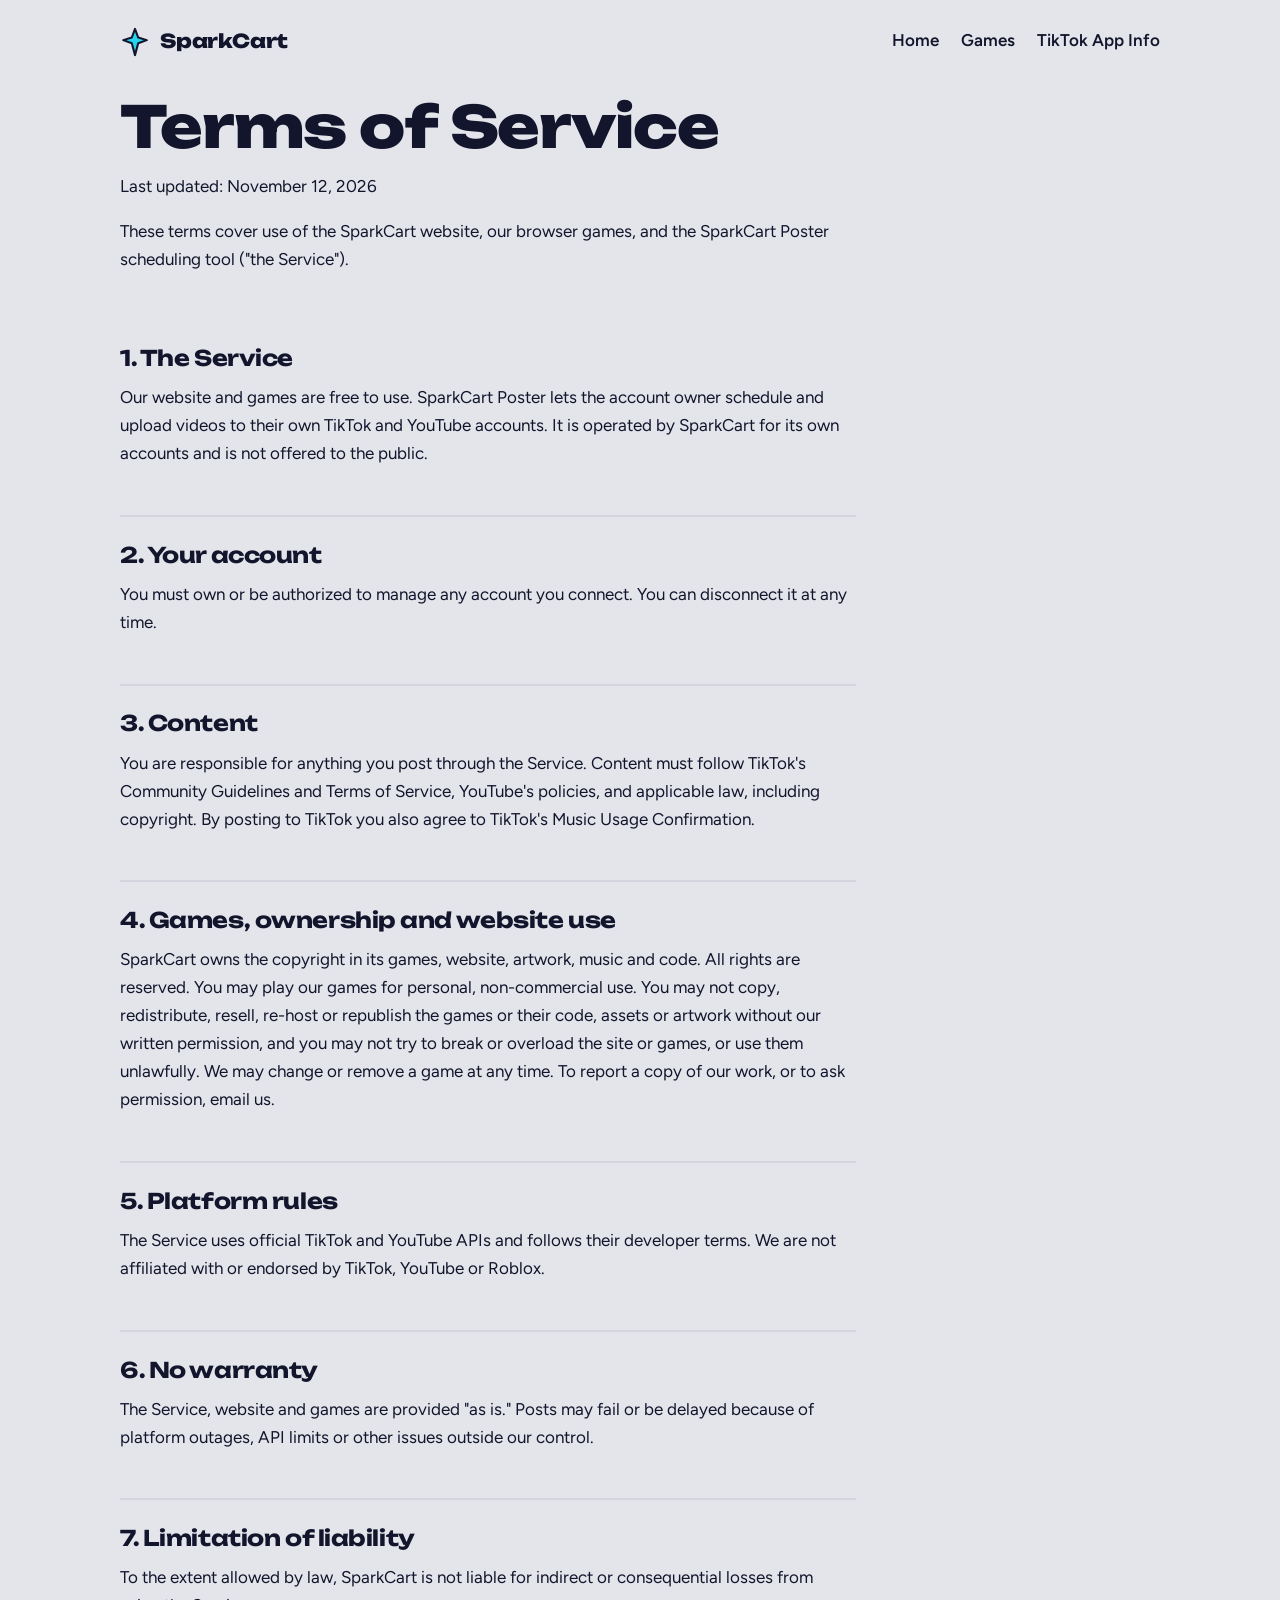
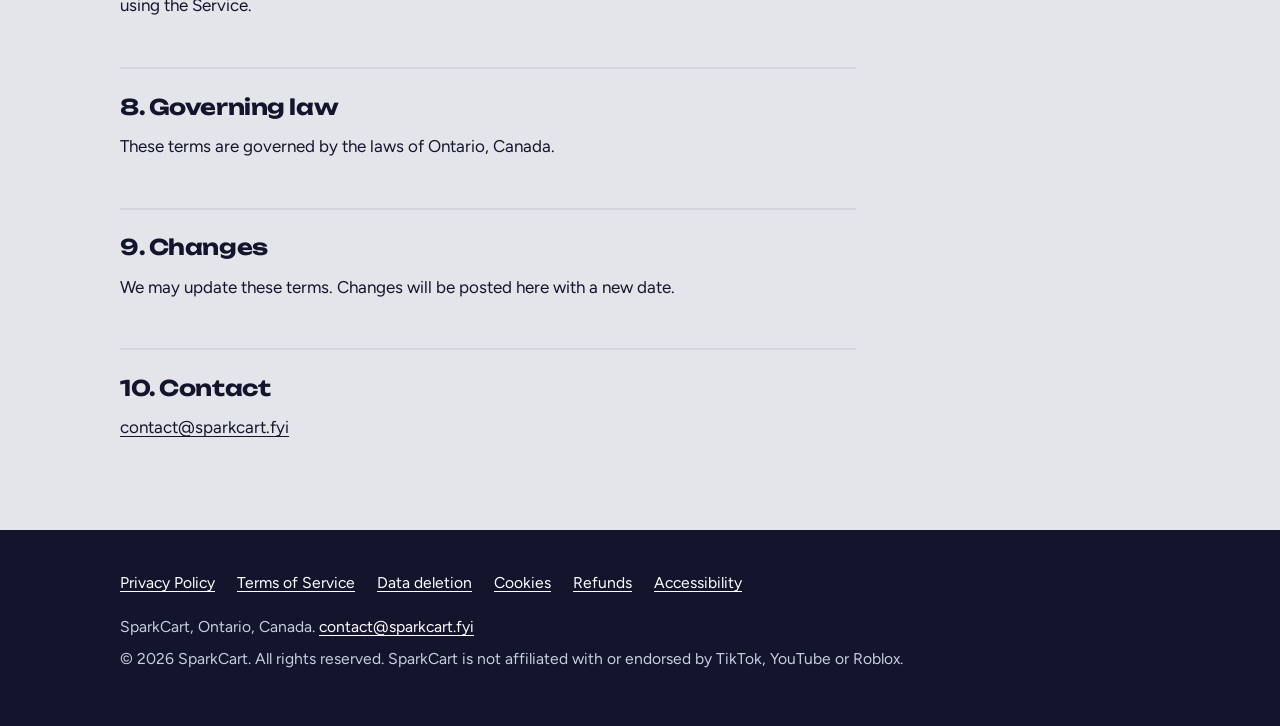
<file: terms.html>
<!doctype html>
<html lang="en">
<head>
<meta charset="utf-8">
<meta name="viewport" content="width=device-width, initial-scale=1">
<title>Terms of Service | SparkCart</title>
<meta name="description" content="SparkCart terms of service.">
<meta name="copyright" content="© 2026 SparkCart. All rights reserved.">
<link rel="preload" href="fonts/unbounded-latin-wght-normal.woff2" as="font" type="font/woff2" crossorigin>
<link rel="icon" href="favicon.svg" type="image/svg+xml">
<link rel="stylesheet" href="style.css?v=20261112b">
</head>
<body>
<a class="skip" href="#main">Skip to content</a>
<header class="site-header"><div class="wrap">
  <a class="brand" href="index.html" aria-label="SparkCart home"><svg viewBox="0 0 32 32" aria-hidden="true"><path d="M16 2l3.4 9.2L28.6 14l-9.2 3.4L16 30l-3.4-12.6L3.4 14l9.2-2.8z" fill="#25d5f0" stroke="#12152b" stroke-width="2.2" stroke-linejoin="round"/></svg><span>SparkCart</span></a>
  <nav class="site-nav" aria-label="Main"><a href="index.html">Home</a><a href="games.html">Games</a><a href="tiktok.html">TikTok App Info</a></nav>
</div></header>
<main id="main">
<div class="wrap"><div class="doc single"><article>
<h1>Terms of Service</h1>
<p>Last updated: November 12, 2026</p>
<p>These terms cover use of the SparkCart website, our browser games, and the SparkCart Poster scheduling tool ("the Service").</p>

<h2>1. The Service</h2>
<p>Our website and games are free to use. SparkCart Poster lets the account owner schedule and upload videos to their own TikTok and YouTube accounts. It is operated by SparkCart for its own accounts and is not offered to the public.</p>

<h2>2. Your account</h2>
<p>You must own or be authorized to manage any account you connect. You can disconnect it at any time.</p>

<h2>3. Content</h2>
<p>You are responsible for anything you post through the Service. Content must follow TikTok's Community Guidelines and Terms of Service, YouTube's policies, and applicable law, including copyright. By posting to TikTok you also agree to TikTok's Music Usage Confirmation.</p>

<h2>4. Games, ownership and website use</h2>
<p>SparkCart owns the copyright in its games, website, artwork, music and code. All rights are reserved. You may play our games for personal, non-commercial use. You may not copy, redistribute, resell, re-host or republish the games or their code, assets or artwork without our written permission, and you may not try to break or overload the site or games, or use them unlawfully. We may change or remove a game at any time. To report a copy of our work, or to ask permission, email us.</p>

<h2>5. Platform rules</h2>
<p>The Service uses official TikTok and YouTube APIs and follows their developer terms. We are not affiliated with or endorsed by TikTok, YouTube or Roblox.</p>

<h2>6. No warranty</h2>
<p>The Service, website and games are provided "as is." Posts may fail or be delayed because of platform outages, API limits or other issues outside our control.</p>

<h2>7. Limitation of liability</h2>
<p>To the extent allowed by law, SparkCart is not liable for indirect or consequential losses from using the Service.</p>

<h2>8. Governing law</h2>
<p>These terms are governed by the laws of Ontario, Canada.</p>

<h2>9. Changes</h2>
<p>We may update these terms. Changes will be posted here with a new date.</p>

<h2>10. Contact</h2>
<p><a href="mailto:contact@sparkcart.fyi">contact@sparkcart.fyi</a></p>
</article></div></div>
</main>
<footer class="site-footer"><div class="wrap">
  <ul class="links"><li><a href="privacy.html">Privacy Policy</a></li><li><a href="terms.html">Terms of Service</a></li><li><a href="tiktok.html#data-deletion">Data deletion</a></li><li><a href="tiktok.html#cookies">Cookies</a></li><li><a href="tiktok.html#refunds">Refunds</a></li><li><a href="tiktok.html#accessibility">Accessibility</a></li></ul>
  <p>SparkCart, Ontario, Canada. <a href="mailto:contact@sparkcart.fyi">contact@sparkcart.fyi</a></p>
  <p>&copy; 2026 SparkCart. All rights reserved. SparkCart is not affiliated with or endorsed by TikTok, YouTube or Roblox.</p>
</div></footer>
</body>
</html>
</file>
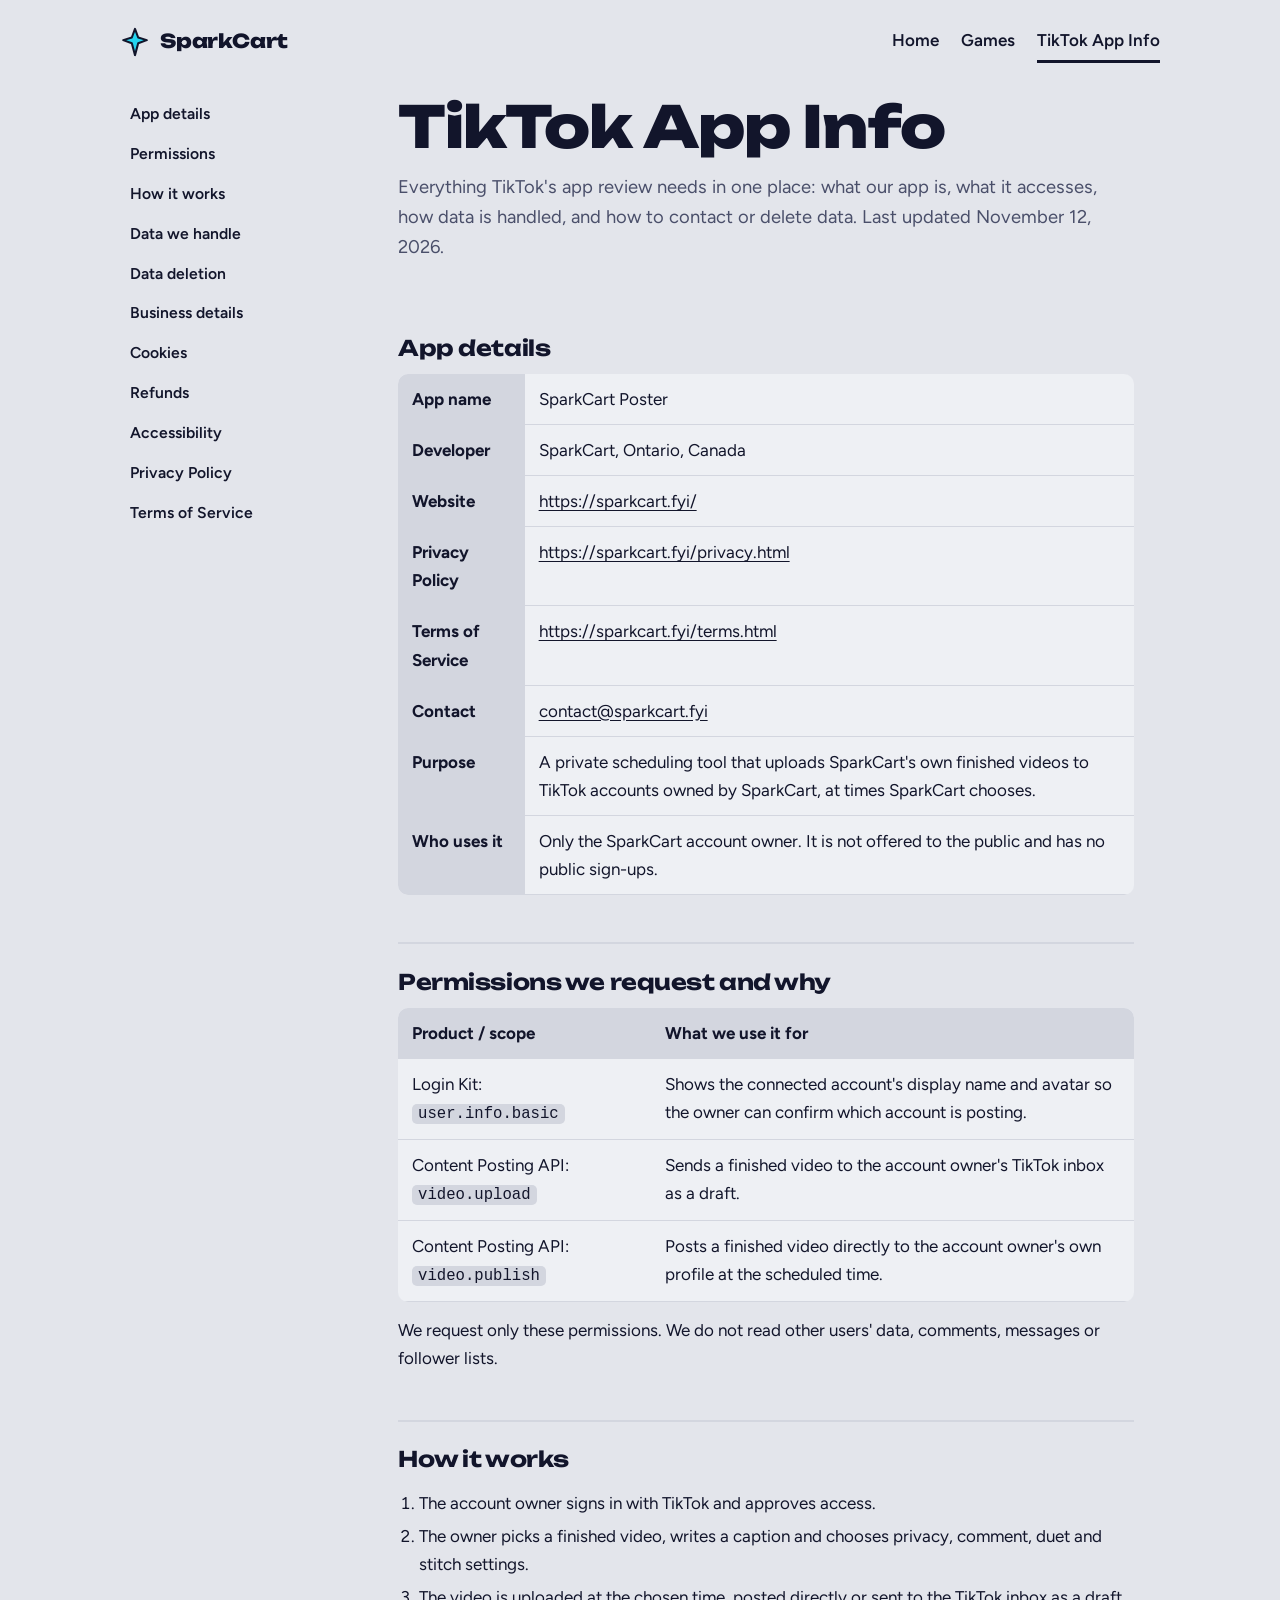
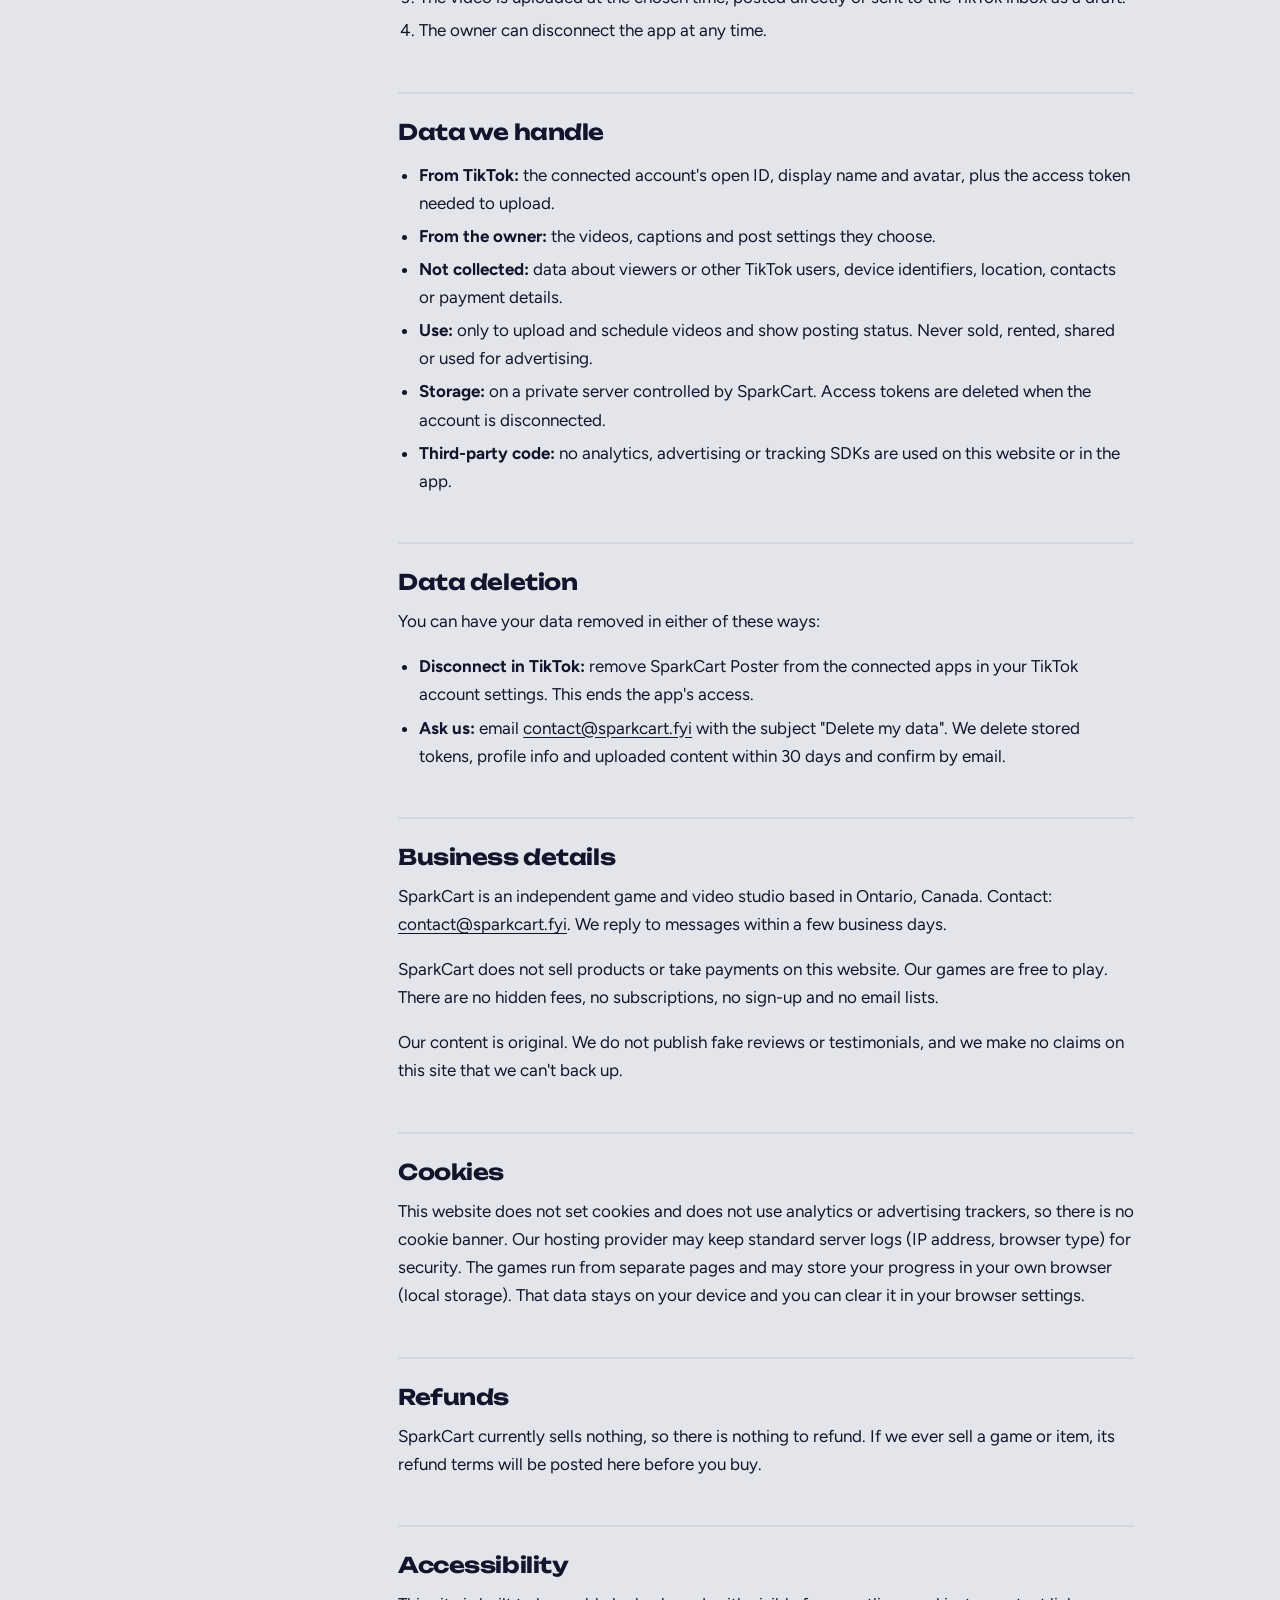
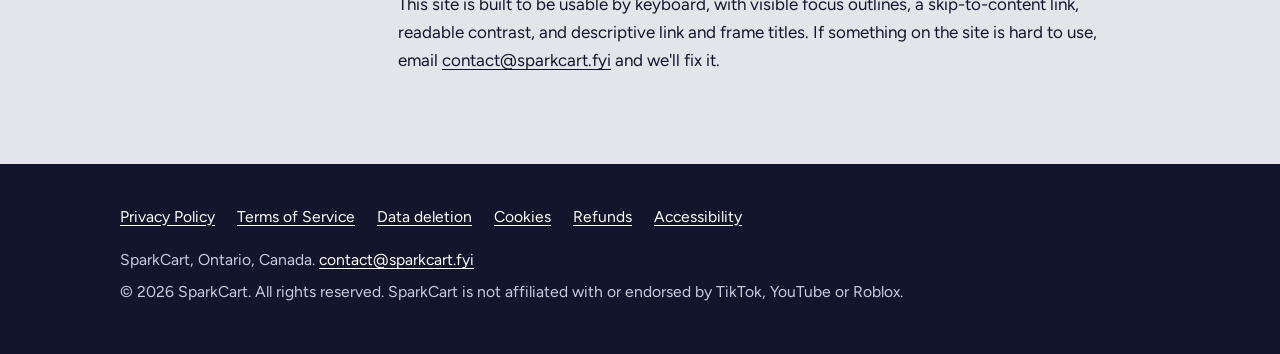
<file: tiktok.html>
<!doctype html>
<html lang="en">
<head>
<meta charset="utf-8">
<meta name="viewport" content="width=device-width, initial-scale=1">
<title>TikTok App Info | SparkCart</title>
<meta name="description" content="App details, permissions, data handling, data deletion and contact information for SparkCart Poster.">
<meta name="copyright" content="© 2026 SparkCart. All rights reserved.">
<link rel="preload" href="fonts/unbounded-latin-wght-normal.woff2" as="font" type="font/woff2" crossorigin>
<link rel="icon" href="favicon.svg" type="image/svg+xml">
<link rel="stylesheet" href="style.css?v=20261112b">
</head>
<body>
<a class="skip" href="#main">Skip to content</a>
<header class="site-header"><div class="wrap">
  <a class="brand" href="index.html" aria-label="SparkCart home"><svg viewBox="0 0 32 32" aria-hidden="true"><path d="M16 2l3.4 9.2L28.6 14l-9.2 3.4L16 30l-3.4-12.6L3.4 14l9.2-2.8z" fill="#25d5f0" stroke="#12152b" stroke-width="2.2" stroke-linejoin="round"/></svg><span>SparkCart</span></a>
  <nav class="site-nav" aria-label="Main"><a href="index.html">Home</a><a href="games.html">Games</a><a href="tiktok.html" aria-current="page">TikTok App Info</a></nav>
</div></header>
<main id="main">
<div class="wrap"><div class="doc"><aside><nav class="toc" aria-label="On this page">
  <a href="#app">App details</a><a href="#scopes">Permissions</a><a href="#flow">How it works</a><a href="#data">Data we handle</a><a href="#data-deletion">Data deletion</a><a href="#business">Business details</a><a href="#cookies">Cookies</a><a href="#refunds">Refunds</a><a href="#accessibility">Accessibility</a><a href="privacy.html">Privacy Policy</a><a href="terms.html">Terms of Service</a>
</nav></aside><article>
<h1>TikTok App Info</h1>
<p class="lead">Everything TikTok's app review needs in one place: what our app is, what it accesses, how data is handled, and how to contact or delete data. Last updated November 12, 2026.</p>


<h2 id="app">App details</h2>
<table>
<tr><th scope="row">App name</th><td>SparkCart Poster</td></tr>
<tr><th scope="row">Developer</th><td>SparkCart, Ontario, Canada</td></tr>
<tr><th scope="row">Website</th><td><a href="index.html">https://sparkcart.fyi/</a></td></tr>
<tr><th scope="row">Privacy Policy</th><td><a href="privacy.html">https://sparkcart.fyi/privacy.html</a></td></tr>
<tr><th scope="row">Terms of Service</th><td><a href="terms.html">https://sparkcart.fyi/terms.html</a></td></tr>
<tr><th scope="row">Contact</th><td><a href="mailto:contact@sparkcart.fyi">contact@sparkcart.fyi</a></td></tr>
<tr><th scope="row">Purpose</th><td>A private scheduling tool that uploads SparkCart's own finished videos to TikTok accounts owned by SparkCart, at times SparkCart chooses.</td></tr>
<tr><th scope="row">Who uses it</th><td>Only the SparkCart account owner. It is not offered to the public and has no public sign-ups.</td></tr>
</table>

<h2 id="scopes">Permissions we request and why</h2>
<table>
<tr><th>Product / scope</th><th>What we use it for</th></tr>
<tr><td>Login Kit: <code>user.info.basic</code></td><td>Shows the connected account's display name and avatar so the owner can confirm which account is posting.</td></tr>
<tr><td>Content Posting API: <code>video.upload</code></td><td>Sends a finished video to the account owner's TikTok inbox as a draft.</td></tr>
<tr><td>Content Posting API: <code>video.publish</code></td><td>Posts a finished video directly to the account owner's own profile at the scheduled time.</td></tr>
</table>
<p>We request only these permissions. We do not read other users' data, comments, messages or follower lists.</p>

<h2 id="flow">How it works</h2>
<ol>
<li>The account owner signs in with TikTok and approves access.</li>
<li>The owner picks a finished video, writes a caption and chooses privacy, comment, duet and stitch settings.</li>
<li>The video is uploaded at the chosen time, posted directly or sent to the TikTok inbox as a draft.</li>
<li>The owner can disconnect the app at any time.</li>
</ol>

<h2 id="data">Data we handle</h2>
<ul>
<li><strong>From TikTok:</strong> the connected account's open ID, display name and avatar, plus the access token needed to upload.</li>
<li><strong>From the owner:</strong> the videos, captions and post settings they choose.</li>
<li><strong>Not collected:</strong> data about viewers or other TikTok users, device identifiers, location, contacts or payment details.</li>
<li><strong>Use:</strong> only to upload and schedule videos and show posting status. Never sold, rented, shared or used for advertising.</li>
<li><strong>Storage:</strong> on a private server controlled by SparkCart. Access tokens are deleted when the account is disconnected.</li>
<li><strong>Third-party code:</strong> no analytics, advertising or tracking SDKs are used on this website or in the app.</li>
</ul>

<h2 id="data-deletion">Data deletion</h2>
<p>You can have your data removed in either of these ways:</p>
<ul>
<li><strong>Disconnect in TikTok:</strong> remove SparkCart Poster from the connected apps in your TikTok account settings. This ends the app's access.</li>
<li><strong>Ask us:</strong> email <a href="mailto:contact@sparkcart.fyi">contact@sparkcart.fyi</a> with the subject "Delete my data". We delete stored tokens, profile info and uploaded content within 30 days and confirm by email.</li>
</ul>

<h2 id="business">Business details</h2>
<p>SparkCart is an independent game and video studio based in Ontario, Canada. Contact: <a href="mailto:contact@sparkcart.fyi">contact@sparkcart.fyi</a>. We reply to messages within a few business days.</p>
<p>SparkCart does not sell products or take payments on this website. Our games are free to play. There are no hidden fees, no subscriptions, no sign-up and no email lists.</p>
<p>Our content is original. We do not publish fake reviews or testimonials, and we make no claims on this site that we can't back up.</p>

<h2 id="cookies">Cookies</h2>
<p>This website does not set cookies and does not use analytics or advertising trackers, so there is no cookie banner. Our hosting provider may keep standard server logs (IP address, browser type) for security. The games run from separate pages and may store your progress in your own browser (local storage). That data stays on your device and you can clear it in your browser settings.</p>

<h2 id="refunds">Refunds</h2>
<p>SparkCart currently sells nothing, so there is nothing to refund. If we ever sell a game or item, its refund terms will be posted here before you buy.</p>

<h2 id="accessibility">Accessibility</h2>
<p>This site is built to be usable by keyboard, with visible focus outlines, a skip-to-content link, readable contrast, and descriptive link and frame titles. If something on the site is hard to use, email <a href="mailto:contact@sparkcart.fyi">contact@sparkcart.fyi</a> and we'll fix it.</p>
</article></div></div>
</main>
<footer class="site-footer"><div class="wrap">
  <ul class="links"><li><a href="privacy.html">Privacy Policy</a></li><li><a href="terms.html">Terms of Service</a></li><li><a href="tiktok.html#data-deletion">Data deletion</a></li><li><a href="tiktok.html#cookies">Cookies</a></li><li><a href="tiktok.html#refunds">Refunds</a></li><li><a href="tiktok.html#accessibility">Accessibility</a></li></ul>
  <p>SparkCart, Ontario, Canada. <a href="mailto:contact@sparkcart.fyi">contact@sparkcart.fyi</a></p>
  <p>&copy; 2026 SparkCart. All rights reserved. SparkCart is not affiliated with or endorsed by TikTok, YouTube or Roblox.</p>
</div></footer>
</body>
</html>
</file>
<file: style.css>
@font-face{font-family:"Unbounded";src:url(fonts/unbounded-latin-wght-normal.woff2) format("woff2");font-weight:200 900;font-display:swap}
@font-face{font-family:"Figtree";src:url(fonts/figtree-latin-wght-normal.woff2) format("woff2");font-weight:300 900;font-display:swap}
:root{--plastic:#e3e5eb;--plastic-2:#d3d6df;--ink:#12152b;--ink-2:#1c2040;--ink-soft:#4a4f6a;--spark:#25d5f0;--white:#fff;
--display:"Unbounded","Arial Black",system-ui,sans-serif;--text:"Figtree",system-ui,-apple-system,"Segoe UI",sans-serif}
*{box-sizing:border-box}
html{scroll-behavior:smooth}
body{margin:0;background:var(--plastic);color:var(--ink);font-family:var(--text);font-size:1.0625rem;line-height:1.65}
a{color:var(--ink);text-underline-offset:3px}
a:focus-visible,button:focus-visible{outline:3px solid var(--ink);outline-offset:3px;border-radius:6px}
.skip{position:absolute;left:-999px;top:8px;background:var(--ink);color:#fff;padding:10px 14px;border-radius:8px;z-index:20}
.skip:focus{left:8px}
.wrap{max-width:1080px;margin:0 auto;padding:0 20px}
.site-header{padding:20px 0}
.site-header .wrap{display:flex;align-items:center;justify-content:space-between;gap:16px;flex-wrap:wrap}
.brand{display:flex;align-items:center;gap:10px;text-decoration:none;font-family:var(--display);font-weight:800;font-size:1.2rem;letter-spacing:-.01em}
.brand svg{width:30px;height:30px}
.site-nav{display:flex;gap:22px;flex-wrap:wrap}
.site-nav a{text-decoration:none;font-weight:600;padding:6px 0;border-bottom:3px solid transparent}
.site-nav a:hover{border-bottom-color:var(--plastic-2)}
.site-nav a[aria-current="page"]{border-bottom-color:var(--ink)}
.btn{display:inline-block;background:var(--ink);color:#fff;font:700 1rem var(--text);border:0;border-radius:12px;padding:13px 22px;text-decoration:none;cursor:pointer;box-shadow:0 4px 0 #000;transition:transform .08s,box-shadow .08s}
.btn:hover{transform:translateY(-1px);box-shadow:0 5px 0 #000}
.btn:active{transform:translateY(3px);box-shadow:0 1px 0 #000}
.btn.ghost{background:transparent;color:var(--ink);box-shadow:inset 0 0 0 2px var(--ink)}
.btn.ghost:hover{background:var(--plastic-2)}
.btn.ghost:active{box-shadow:inset 0 0 0 2px var(--ink)}
.btn.spark{background:var(--spark);color:var(--ink);box-shadow:0 4px 0 #0b7a8c}
.btn.spark:active{box-shadow:0 1px 0 #0b7a8c}
h1,h2,h3{font-family:var(--display);line-height:1.12;letter-spacing:-.02em;margin:0}
h1{font-size:clamp(2.1rem,5.2vw,3.6rem);font-weight:800}
h2{font-size:clamp(1.4rem,3vw,2rem);font-weight:700}
h3{font-size:1.15rem;font-weight:700}
p{margin:0 0 1em}
/* hero */
.hero{padding:36px 0 64px}
.hero .wrap{display:grid;grid-template-columns:1.05fr 1fr;gap:40px;align-items:center}
.hero p.lead{font-size:1.25rem;max-width:30em;color:var(--ink-soft);margin:20px 0 28px}
.hero .cta{display:flex;gap:14px;flex-wrap:wrap}
.shelf{position:relative;padding:0 0 22px}
.shelf .row{display:flex;justify-content:center;gap:0;align-items:flex-end}
.shelf::after{content:"";position:absolute;left:-4%;right:-4%;bottom:0;height:26px;background:var(--ink);border-radius:14px;box-shadow:inset 0 5px 0 var(--ink-2)}
.shelf a.cart{display:block;width:38%;margin:0 -3%;text-decoration:none;transform:rotate(var(--r,0deg));transition:transform .2s;animation:seat .7s cubic-bezier(.2,.9,.3,1) both;animation-delay:var(--d,0s);position:relative;z-index:1;outline-offset:2px}
.shelf a.cart:hover,.shelf a.cart:focus-visible{transform:rotate(var(--r,0deg)) translateY(-12px)}
.shelf a.cart svg{width:100%;height:auto;display:block;filter:drop-shadow(0 10px 8px rgba(18,21,43,.25))}
@keyframes seat{from{transform:rotate(var(--r,0deg)) translateY(-70px);opacity:0}to{transform:rotate(var(--r,0deg)) translateY(0);opacity:1}}
/* sections */
.band{padding:56px 0;border-top:2px solid var(--plastic-2)}
.split{display:grid;grid-template-columns:1fr 1.4fr;gap:40px}
.split p{max-width:38em}
.rows .item{display:grid;grid-template-columns:1fr 1.4fr;gap:40px;padding:26px 0;border-top:2px solid var(--plastic-2)}
.rows .item:first-child{border-top:0;padding-top:0}
.rows .item p{margin:0;max-width:36em}
.rows .item a{font-weight:700}
.contact{background:var(--ink);color:#fff;border-radius:22px;padding:40px;margin:16px 0 64px;display:flex;justify-content:space-between;align-items:center;gap:20px;flex-wrap:wrap}
.contact h2{color:#fff}
.contact p{margin:8px 0 0;color:#c9cde2}
.contact a:not(.btn){color:#fff}
/* games */
.page-head{padding:28px 0 36px}
.page-head p{font-size:1.2rem;color:var(--ink-soft);max-width:34em;margin:16px 0 0}
.game{display:grid;grid-template-columns:230px 1fr;gap:40px;align-items:center;padding:32px 0;border-top:2px solid var(--plastic-2)}
.game .cartwrap svg{width:100%;height:auto;display:block;filter:drop-shadow(0 12px 10px rgba(18,21,43,.25));transform:rotate(var(--r,0deg))}
.game h2{margin-bottom:10px}
.game p{max-width:34em}
.game ul{list-style:none;padding:0;margin:0 0 20px;display:flex;gap:8px;flex-wrap:wrap}
.game li{background:var(--plastic-2);border-radius:999px;padding:3px 12px;font-size:.92rem;font-weight:600}
.game .actions{display:flex;gap:12px;flex-wrap:wrap}
.screen{background:var(--ink);border-radius:22px;padding:18px;margin:12px 0 64px;box-shadow:0 6px 0 #000}
.screen .bar{display:flex;justify-content:space-between;align-items:center;gap:12px;color:#fff;padding:2px 6px 14px}
.screen .bar strong{font-family:var(--display);font-weight:700}
.screen .bar button{background:transparent;color:#fff;border:2px solid #fff;border-radius:10px;padding:6px 14px;font:600 .95rem var(--text);cursor:pointer}
.screen .bar button:focus-visible{outline-color:#fff}
.screen .empty{color:#c9cde2;padding:40px 8px;text-align:center;margin:0}
iframe.game{width:100%;height:72vh;min-height:440px;border:0;border-radius:12px;background:#000;display:block}
/* doc pages */
.doc{display:grid;grid-template-columns:230px 1fr;gap:48px;padding:12px 0 72px;align-items:start}
.doc.single{grid-template-columns:1fr;max-width:46rem}
.doc aside{position:sticky;top:16px}
.doc aside .toc{display:flex;flex-direction:column;gap:2px;margin:0}
.doc aside .toc a{padding:6px 10px;border-radius:8px;text-decoration:none;font-weight:600;font-size:.98rem}
.doc aside .toc a:hover{background:var(--plastic-2)}
.doc article{max-width:46rem}
.doc article h1{margin-bottom:12px}
.doc article .lead{font-size:1.15rem;color:var(--ink-soft)}
.doc article h2{margin:2.2em 0 .6em;padding-top:1.2em;border-top:2px solid var(--plastic-2);font-size:1.35rem}
.doc article h2:first-of-type{border-top:0}
.doc ul,.doc ol{padding-left:1.25em}
.doc li{margin:.3em 0}
.doc table{border-collapse:collapse;width:100%;margin:14px 0;background:#eef0f4;border-radius:10px;overflow:hidden}
.doc th,.doc td{border-bottom:1px solid var(--plastic-2);padding:11px 14px;text-align:left;vertical-align:top}
.doc th{background:var(--plastic-2)}
.doc code{background:var(--plastic-2);padding:1px 6px;border-radius:5px;font-size:.92em}
.doc .toc-inline{display:none}
.site-footer{background:var(--ink);color:#c9cde2;padding:40px 0 48px;font-size:.98rem}
.site-footer a{color:#fff}
.site-footer .links{display:flex;flex-wrap:wrap;gap:8px 22px;margin:0 0 18px;padding:0;list-style:none}
.site-footer p{margin:0 0 6px}
.sr{position:absolute;width:1px;height:1px;overflow:hidden;clip:rect(0 0 0 0);white-space:nowrap}
@media (max-width:820px){
 .hero .wrap,.split,.rows .item,.doc{grid-template-columns:1fr}
 .hero .wrap{gap:28px}.split,.rows .item{gap:12px}
 .game{grid-template-columns:150px 1fr;gap:22px}
 .doc aside{position:static}
 .doc aside .toc{flex-direction:row;flex-wrap:wrap;gap:6px}
 .doc aside .toc a{background:var(--plastic-2)}
 .contact{padding:28px}
}
@media (max-width:520px){.game{grid-template-columns:1fr}.game .cartwrap{max-width:170px}.shelf a.cart{width:36%}}
@media (prefers-reduced-motion:reduce){html{scroll-behavior:auto}.shelf a.cart{animation:none}.btn,.shelf a.cart{transition:none}}
</file>
